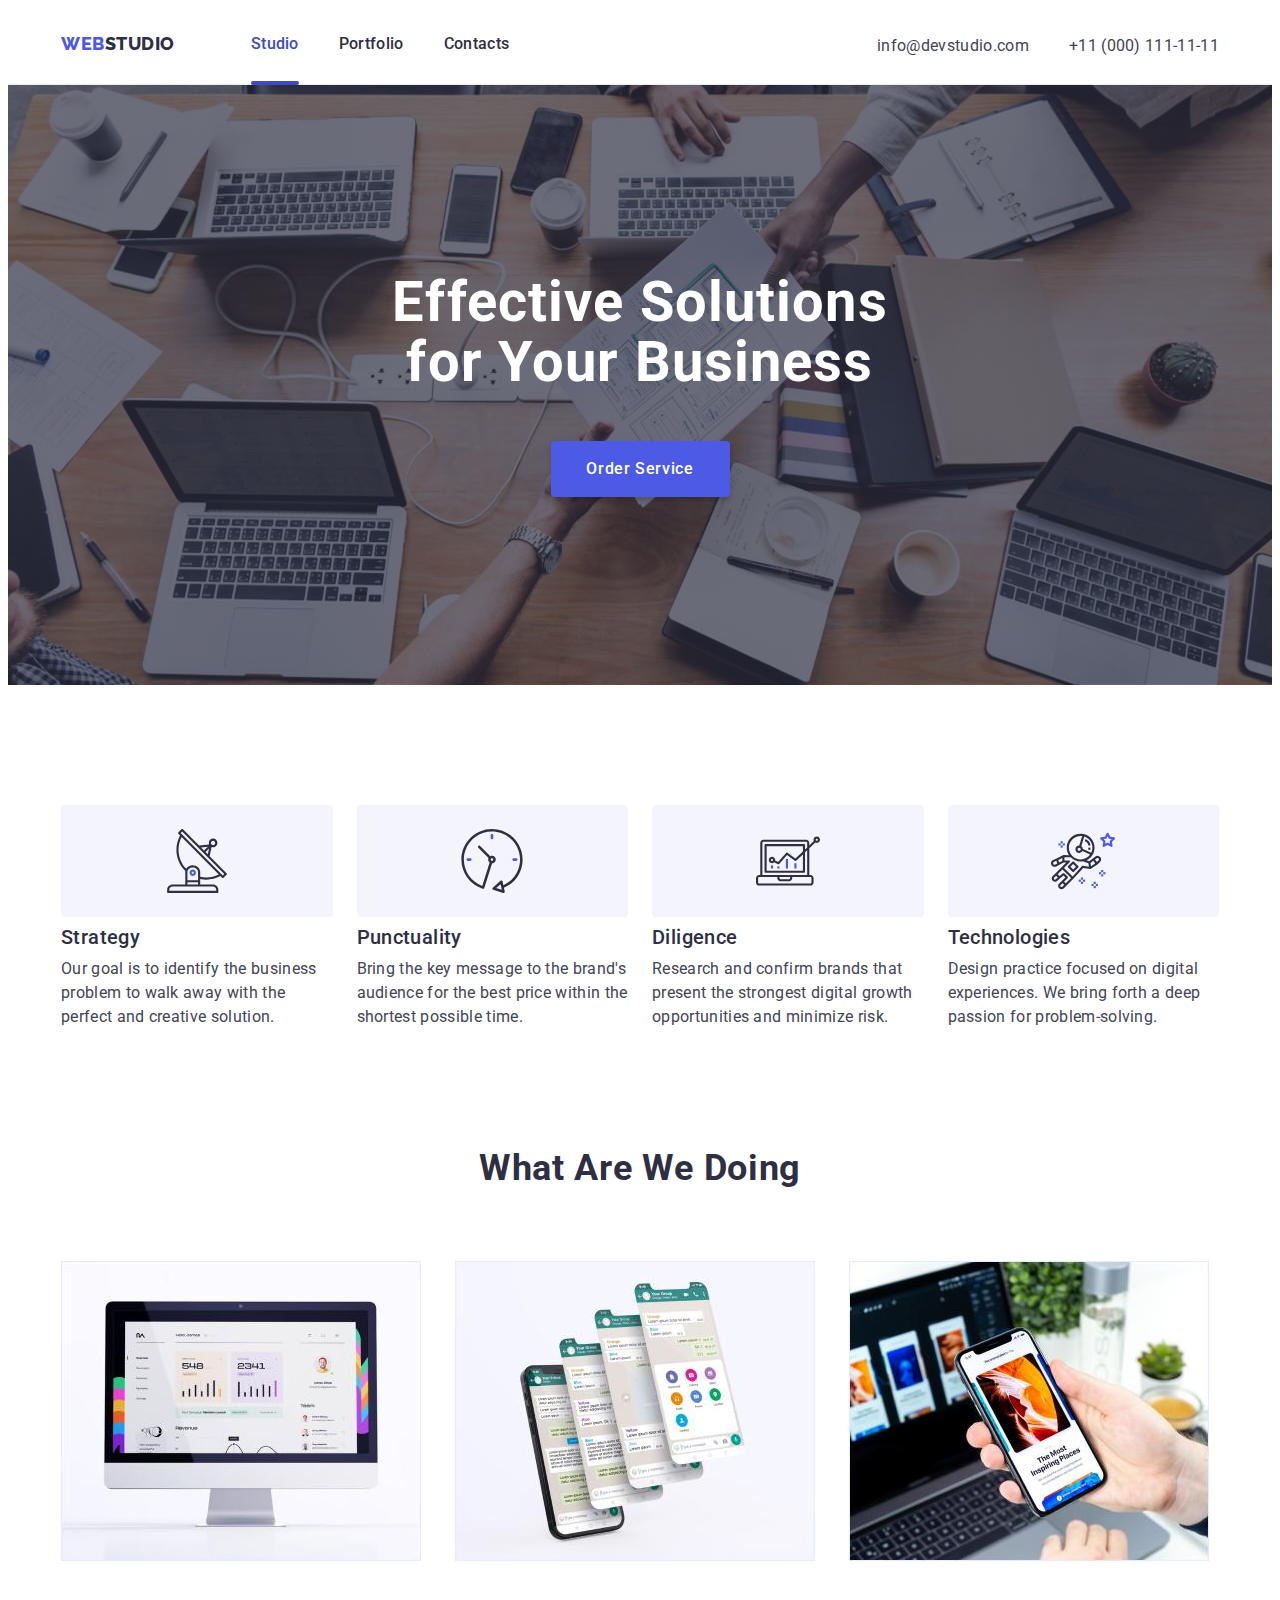
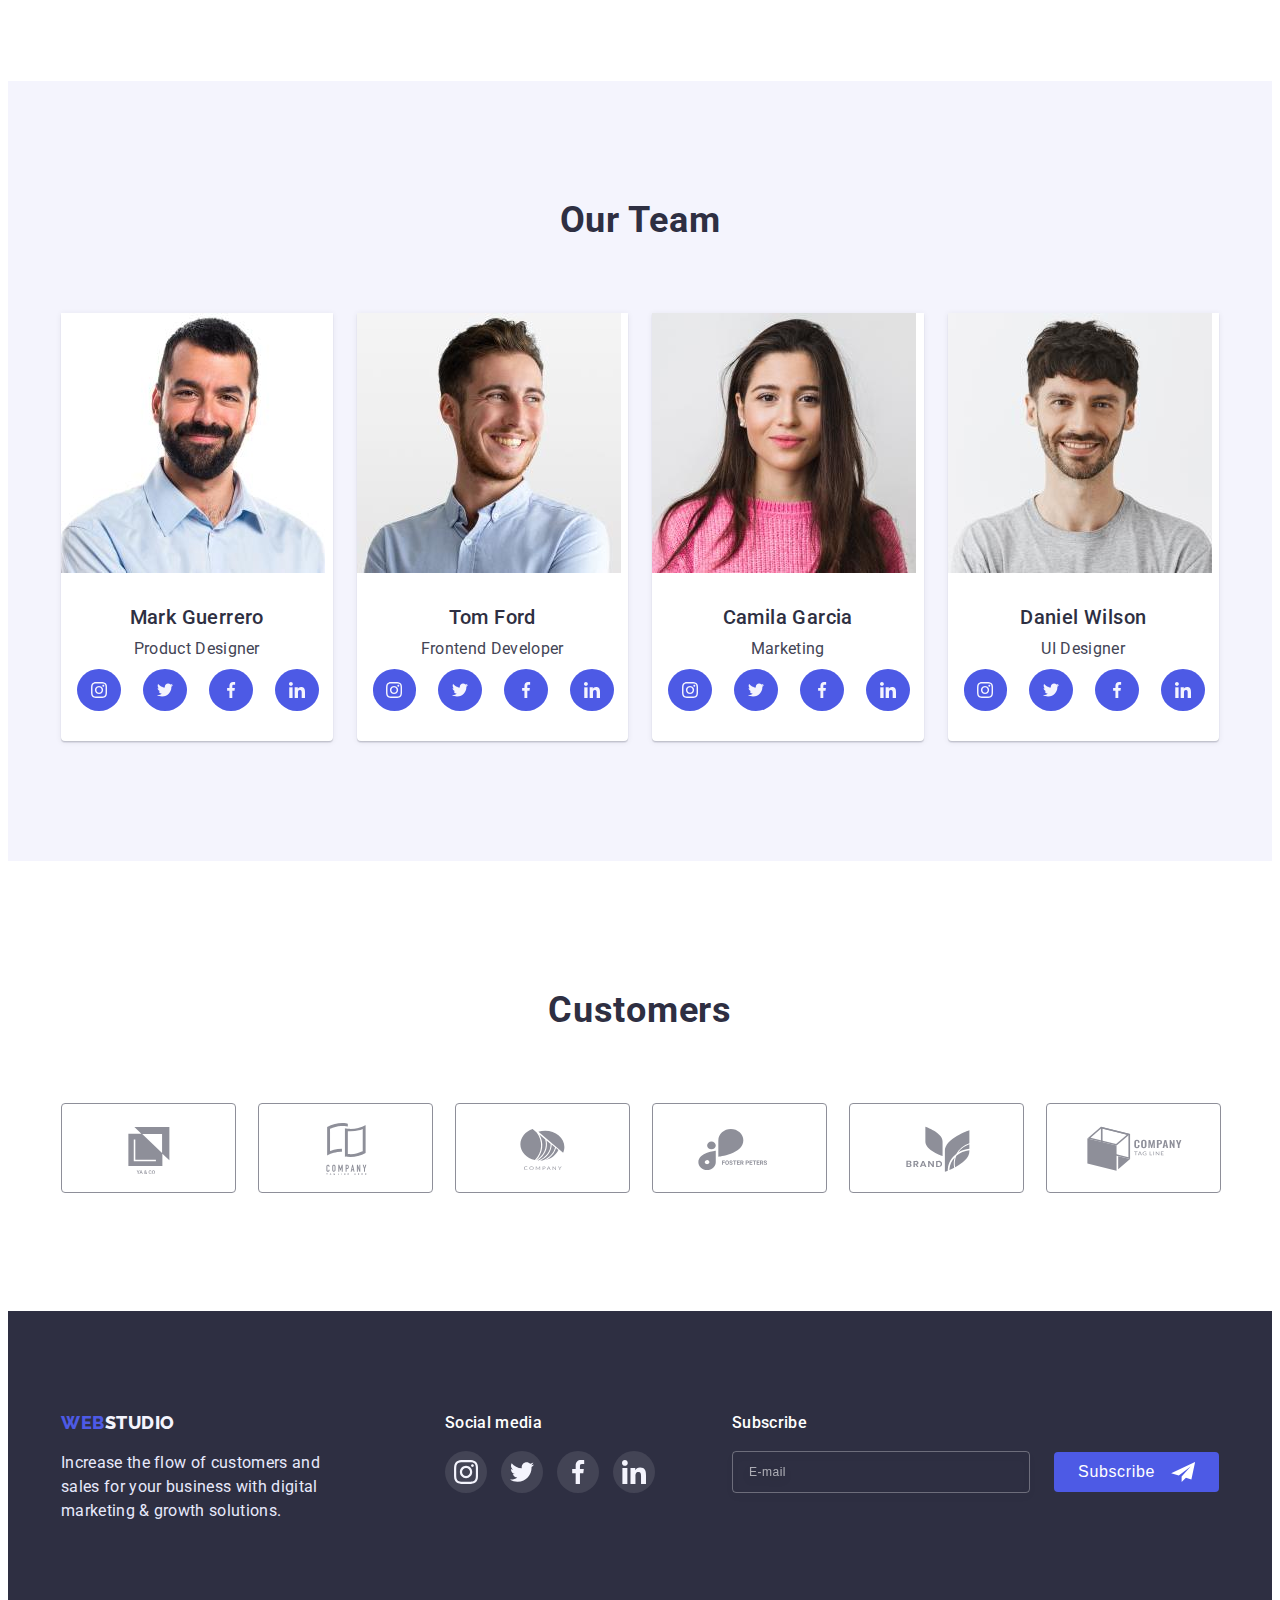
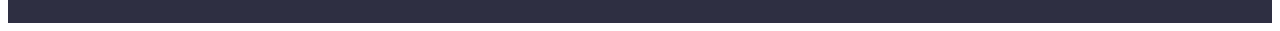
<file: index.html>
<!DOCTYPE html>
<html lang="en">
  <head>
    <meta charset="UTF-8" />
    <meta http-equiv="X-UA-Compatible" content="IE=edge" />
    <meta name="viewport" content="width=device-width, initial-scale=1.0" />
    <link rel="preconnect" href="https://fonts.googleapis.com" />
    <link rel="preconnect" href="https://fonts.gstatic.com" crossorigin />
    <link
      href="https://fonts.googleapis.com/css2?family=Raleway:wght@800&family=Roboto:wght@400;500;700;900&display=swap"
      rel="stylesheet"
    />
    <link
      rel="stylesheet"
      href="https://cdnjs.cloudflare.com/ajax/libs/modern-normalize/1.1.0/modern-normalize.min.css"
      integrity="sha512-wpPYUAdjBVSE4KJnH1VR1HeZfpl1ub8YT/NKx4PuQ5NmX2tKuGu6U/JRp5y+Y8XG2tV+wKQpNHVUX03MfMFn9Q=="
      crossorigin="anonymous"
      referrerpolicy="no-referrer"
    />
    <link rel="stylesheet" href="./css/styles.css" />
    <title>WebStudio</title>
  </head>
  <body>
    <!-- Header block -->
    <header class="header">
      <!-- Navigator -->
      <div class="container container-align">
        <nav class="navigator">
          <a href="./index.html" class="logo linkDecoration">
            <span>Web</span>Studio
          </a>
          <ul class="navigator-list listDecoration">
            <li class="navigator-list-item">
              <a
                class="navigator-list-item-link linkDecoration current-page"
                href="./index.html"
                >Studio</a
              >
            </li>
            <li class="navigator-list-item">
              <a
                class="navigator-list-item-link linkDecoration"
                href="./portfolio.html"
                >Portfolio</a
              >
            </li>
            <li class="navigator-list-item">
              <a class="navigator-list-item-link linkDecoration" href=""
                >Contacts</a
              >
            </li>
          </ul>
        </nav>
        <!-- addres -->
        <address class="address">
          <ul class="address-list listDecoration">
            <li class="address-list-item">
              <a
                class="address-list-item-link linkDecoration"
                href="mailto:info@devstudio.com"
                >info@devstudio.com</a
              >
            </li>
            <li class="address-list-item">
              <a
                class="address-list-item-link linkDecoration"
                href="tel:+110001111111"
                >+11 (000) 111-11-11</a
              >
            </li>
          </ul>
        </address>
      </div>
    </header>

    <!-- Main block -->
    <main>
      <!-- First block -->
      <section class="firstBlock firstBlock-background">
        <div class="container">
          <h1 class="firstBlock-header">
            Effective Solutions for Your Business
          </h1>
          <button type="button" class="firstBlock-button" data-modal-open>
            Order Service
          </button>
        </div>
      </section>

      <!-- Second block -->
      <section class="secondBlock">
        <div class="container">
          <h2 class="secondBlock-header visually-hidden">Our advantages</h2>
          <ul class="secondBlock-list listDecoration">
            <li class="secondBlock-list-item">
              <div class="secondBlock-list-item-featureIcon">
                <svg width="64" height="64">
                  <use href="images/icons.svg#icon-antenna"></use>
                </svg>
              </div>
              <h3 class="secondBlock-list-item-header">Strategy</h3>
              <p class="secondBlock-list-item-paragraph">
                Our goal is to identify the business problem to walk away with
                the perfect and creative solution.
              </p>
            </li>
            <li class="secondBlock-list-item">
              <div class="secondBlock-list-item-featureIcon">
                <svg width="64" height="64">
                  <use href="images/icons.svg#icon-clock"></use>
                </svg>
              </div>
              <h3 class="secondBlock-list-item-header">Punctuality</h3>
              <p class="secondBlock-list-item-paragraph">
                Bring the key message to the brand's audience for the best price
                within the shortest possible time.
              </p>
            </li>
            <li class="secondBlock-list-item">
              <div class="secondBlock-list-item-featureIcon">
                <svg width="64" height="64">
                  <use href="images/icons.svg#icon-diagram"></use>
                </svg>
              </div>
              <h3 class="secondBlock-list-item-header">Diligence</h3>
              <p class="secondBlock-list-item-paragraph">
                Research and confirm brands that present the strongest digital
                growth opportunities and minimize risk.
              </p>
            </li>
            <li class="secondBlock-list-item">
              <div class="secondBlock-list-item-featureIcon">
                <svg width="64" height="64">
                  <use href="images/icons.svg#icon-astronaut"></use>
                </svg>
              </div>
              <h3 class="secondBlock-list-item-header">Technologies</h3>
              <p class="secondBlock-list-item-paragraph">
                Design practice focused on digital experiences. We bring forth a
                deep passion for problem-solving.
              </p>
            </li>
          </ul>
        </div>
      </section>

      <!-- Third block -->
      <section class="thirdBlock">
        <div class="container">
          <h2 class="thirdBlock-header second-level-header">
            What are we doing
          </h2>
          <ul class="thirdBlock-list listDecoration">
            <li class="thirdBlock-list-item">
              <img
                src="./images/desctop.jpg"
                alt="image with desctop"
                width="360"
              />
            </li>
            <li class="thirdBlock-list-item">
              <img
                src="./images/application.jpg"
                alt="image with application"
                width="360"
              />
            </li>
            <li class="thirdBlock-list-item">
              <img
                src="./images/phone.jpg"
                alt="image with phone"
                width="360"
              />
            </li>
          </ul>
        </div>
      </section>

      <!-- Fourth block -->
      <section class="fourthBlock">
        <div class="container">
          <h2 class="fourthBlock-header second-level-header">Our Team</h2>
          <ul class="fourthBlock-list listDecoration">
            <li class="fourthBlock-list-item">
              <img
                src="./images/mark.jpg"
                alt="Mark Guerrero"
                width="264"
                class="fourthBlock-list-item-image"
              />
              <div class="filters-list-item-textWrapper">
                <h3 class="fourthBlock-list-item-header">Mark Guerrero</h3>
                <p class="fourthBlock-list-item-paragraph">Product Designer</p>
                <ul class="fourthBlock-list-item-socialList listDecoration">
                  <li class="fourthBlock-list-item-socialList-item">
                    <a
                      href=""
                      class="fourthBlock-list-item-socialList-item-link"
                    >
                      <svg width="16" height="16">
                        <use href="images/icons.svg#icon-instagram"></use>
                      </svg>
                    </a>
                  </li>
                  <li class="fourthBlock-list-item-socialList-item">
                    <a
                      href=""
                      class="fourthBlock-list-item-socialList-item-link"
                    >
                      <svg width="16" height="16">
                        <use href="images/icons.svg#icon-twitter"></use>
                      </svg>
                    </a>
                  </li>
                  <li class="fourthBlock-list-item-socialList-item">
                    <a
                      href=""
                      class="fourthBlock-list-item-socialList-item-link"
                    >
                      <svg width="16" height="16">
                        <use href="images/icons.svg#icon-facebook"></use>
                      </svg>
                    </a>
                  </li>
                  <li class="fourthBlock-list-item-socialList-item">
                    <a
                      href=""
                      class="fourthBlock-list-item-socialList-item-link"
                    >
                      <svg width="16" height="16">
                        <use href="images/icons.svg#icon-linkedin"></use>
                      </svg>
                    </a>
                  </li>
                </ul>
              </div>
            </li>
            <li class="fourthBlock-list-item">
              <img
                src="./images/tom.jpg"
                alt="Tom Ford"
                width="264"
                class="fourthBlock-list-item-image"
              />
              <div class="filters-list-item-textWrapper">
                <h3 class="fourthBlock-list-item-header">Tom Ford</h3>
                <p class="fourthBlock-list-item-paragraph">
                  Frontend Developer
                </p>
                <ul class="fourthBlock-list-item-socialList listDecoration">
                  <li class="fourthBlock-list-item-socialList-item">
                    <a
                      href=""
                      class="fourthBlock-list-item-socialList-item-link"
                    >
                      <svg width="16" height="16">
                        <use href="images/icons.svg#icon-instagram"></use>
                      </svg>
                    </a>
                  </li>
                  <li class="fourthBlock-list-item-socialList-item">
                    <a
                      href=""
                      class="fourthBlock-list-item-socialList-item-link"
                    >
                      <svg width="16" height="16">
                        <use href="images/icons.svg#icon-twitter"></use>
                      </svg>
                    </a>
                  </li>
                  <li class="fourthBlock-list-item-socialList-item">
                    <a
                      href=""
                      class="fourthBlock-list-item-socialList-item-link"
                    >
                      <svg width="16" height="16">
                        <use href="images/icons.svg#icon-facebook"></use>
                      </svg>
                    </a>
                  </li>
                  <li class="fourthBlock-list-item-socialList-item">
                    <a
                      href=""
                      class="fourthBlock-list-item-socialList-item-link"
                    >
                      <svg width="16" height="16">
                        <use href="images/icons.svg#icon-linkedin"></use>
                      </svg>
                    </a>
                  </li>
                </ul>
              </div>
            </li>
            <li class="fourthBlock-list-item">
              <img
                src="./images/camila.jpg"
                alt="Camila Garcia"
                width="264"
                class="fourthBlock-list-item-image"
              />
              <div class="filters-list-item-textWrapper">
                <h3 class="fourthBlock-list-item-header">Camila Garcia</h3>
                <p class="fourthBlock-list-item-paragraph">Marketing</p>
                <ul class="fourthBlock-list-item-socialList listDecoration">
                  <li class="fourthBlock-list-item-socialList-item">
                    <a
                      href=""
                      class="fourthBlock-list-item-socialList-item-link"
                    >
                      <svg width="16" height="16">
                        <use href="images/icons.svg#icon-instagram"></use>
                      </svg>
                    </a>
                  </li>
                  <li class="fourthBlock-list-item-socialList-item">
                    <a
                      href=""
                      class="fourthBlock-list-item-socialList-item-link"
                    >
                      <svg width="16" height="16">
                        <use href="images/icons.svg#icon-twitter"></use>
                      </svg>
                    </a>
                  </li>
                  <li class="fourthBlock-list-item-socialList-item">
                    <a
                      href=""
                      class="fourthBlock-list-item-socialList-item-link"
                    >
                      <svg width="16" height="16">
                        <use href="images/icons.svg#icon-facebook"></use>
                      </svg>
                    </a>
                  </li>
                  <li class="fourthBlock-list-item-socialList-item">
                    <a
                      href=""
                      class="fourthBlock-list-item-socialList-item-link"
                    >
                      <svg width="16" height="16">
                        <use href="images/icons.svg#icon-linkedin"></use>
                      </svg>
                    </a>
                  </li>
                </ul>
              </div>
            </li>
            <li class="fourthBlock-list-item">
              <img
                src="./images/daniel.jpg"
                alt="Daniel Wilson"
                width="264"
                class="fourthBlock-list-item-image"
              />
              <div class="filters-list-item-textWrapper">
                <h3 class="fourthBlock-list-item-header">Daniel Wilson</h3>
                <p class="fourthBlock-list-item-paragraph">UI Designer</p>
                <ul class="fourthBlock-list-item-socialList listDecoration">
                  <li class="fourthBlock-list-item-socialList-item">
                    <a
                      href=""
                      class="fourthBlock-list-item-socialList-item-link"
                    >
                      <svg width="16" height="16">
                        <use href="images/icons.svg#icon-instagram"></use>
                      </svg>
                    </a>
                  </li>
                  <li class="fourthBlock-list-item-socialList-item">
                    <a
                      href=""
                      class="fourthBlock-list-item-socialList-item-link"
                    >
                      <svg width="16" height="16">
                        <use href="images/icons.svg#icon-twitter"></use>
                      </svg>
                    </a>
                  </li>
                  <li class="fourthBlock-list-item-socialList-item">
                    <a
                      href=""
                      class="fourthBlock-list-item-socialList-item-link"
                    >
                      <svg width="16" height="16">
                        <use href="images/icons.svg#icon-facebook"></use>
                      </svg>
                    </a>
                  </li>
                  <li class="fourthBlock-list-item-socialList-item">
                    <a
                      href=""
                      class="fourthBlock-list-item-socialList-item-link"
                    >
                      <svg width="16" height="16">
                        <use href="images/icons.svg#icon-linkedin"></use>
                      </svg>
                    </a>
                  </li>
                </ul>
              </div>
            </li>
          </ul>
        </div>
      </section>

      <!-- Fifth block -->
      <section class="fifthBlock">
        <div class="container">
          <h1 class="second-level-header fifthBlock-header">Customers</h1>
          <ul class="fifthBlock-list listDecoration">
            <li class="fifthBlock-list-item">
              <a class="fifthBlock-list-item-link">
                <svg width="104" height="56" class="test">
                  <use href="images/icons.svg#icon-logoOne"></use>
                </svg>
              </a>
            </li>
            <li class="fifthBlock-list-item">
              <a class="fifthBlock-list-item-link">
                <svg width="104" height="56" class="test">
                  <use href="images/icons.svg#icon-logoTwo"></use>
                </svg>
              </a>
            </li>
            <li class="fifthBlock-list-item">
              <a class="fifthBlock-list-item-link">
                <svg width="104" height="56" class="test">
                  <use href="images/icons.svg#icon-logoThree"></use>
                </svg>
              </a>
            </li>
            <li class="fifthBlock-list-item">
              <a class="fifthBlock-list-item-link">
                <svg width="104" height="56" class="test">
                  <use href="images/icons.svg#icon-logoFour"></use>
                </svg>
              </a>
            </li>
            <li class="fifthBlock-list-item">
              <a class="fifthBlock-list-item-link">
                <svg width="104" height="56" class="test">
                  <use href="images/icons.svg#icon-logoFive"></use>
                </svg>
              </a>
            </li>
            <li class="fifthBlock-list-item">
              <a class="fifthBlock-list-item-link">
                <svg width="104" height="56" class="test">
                  <use href="images/icons.svg#icon-logoSix"></use>
                </svg>
              </a>
            </li>
          </ul>
        </div>
      </section>
    </main>

    <!-- Footer -->
    <footer class="footer">
      <div class="container">
        <div class="footer-content">
          <div class="footer-content-item one">
            <a href="./index.html" class="footer logo linkDecoration"
              ><span>Web</span>Studio
            </a>
            <p class="footer-paragraph">
              Increase the flow of customers and sales for your business with
              digital marketing & growth solutions.
            </p>
          </div>
          <div class="footer-content-item two">
            <p class="footer-content-item-social">Social media</p>
            <ul class="footer-content-item-socialList listDecoration">
              <li class="footer-content-item-socialList-item">
                <a href="" class="footer-content-item-socialList-item-link">
                  <svg width="24" height="24">
                    <use href="images/icons.svg#icon-instagram"></use>
                  </svg>
                </a>
              </li>
              <li class="footer-content-item-socialList-item">
                <a href="" class="footer-content-item-socialList-item-link">
                  <svg width="24" height="24">
                    <use href="images/icons.svg#icon-twitter"></use>
                  </svg>
                </a>
              </li>
              <li class="footer-content-item-socialList-item">
                <a href="" class="footer-content-item-socialList-item-link">
                  <svg width="24" height="24">
                    <use href="images/icons.svg#icon-facebook"></use>
                  </svg>
                </a>
              </li>
              <li class="footer-content-item-socialList-item">
                <a href="" class="footer-content-item-socialList-item-link">
                  <svg width="24" height="24">
                    <use href="images/icons.svg#icon-linkedin"></use>
                  </svg>
                </a>
              </li>
            </ul>
          </div>
          <div class="footer-content-item three">
            <p class="footer-content-item-social">Subscribe</p>
            <form class="footer-content-item-form">
              <input
                class="footer-content-item-form-email"
                type="email"
                name="email"
                placeholder="E-mail"
                aria-label="email"
              />
              <button class="footer-content-item-form-submit" type="submit">
                Subscribe
                <svg
                  class="footer-content-item-form-submit-svg"
                  width="24"
                  height="20"
                >
                  <use href="./images/icons.svg#paper-plane"></use>
                </svg>
              </button>
            </form>
          </div>
        </div>
      </div>
    </footer>

    <!-- Backdrop & Modal -->
    <div class="backdrop backdrop-hiden" data-modal>
      <div class="backdrop-modal">
        <button type="button" class="backdrop-modal-close" data-modal-close>
          <svg class="backdrop-modal-close-icon" width="8" height="8">
            <use href="./images/icons.svg#icon-close-black-18dp"></use>
          </svg>
        </button>

        <b class="backdrop-modal-header"
          >Leave your contacts and we will call you back</b
        >
        <form>
          <div class="backdrop-modal-block">
            <label
              class="backdrop-modal-block-label"
              for="backdrop-modal-block-persone"
              >Name</label
            >
            <div class="backdrop-modal-block-wrap">
              <input
                class="backdrop-modal-block-input"
                id="backdrop-modal-block-persone"
                type="text"
                name="persone-name"
              />
              <svg class="backdrop-modal-block-svg" width="18" height="24">
                <use href="./images/icons.svg#icon-person-black"></use>
              </svg>
            </div>
          </div>

          <div class="backdrop-modal-block">
            <label
              class="backdrop-modal-block-label"
              for="backdrop-modal-block-phone"
              >Phone</label
            >
            <div class="backdrop-modal-block-wrap">
              <input
                class="backdrop-modal-block-input"
                id="backdrop-modal-block-phone"
                type="text"
                name="phone-number"
              />
              <svg class="backdrop-modal-block-svg" width="18" height="24">
                <use href="./images/icons.svg#icon-phone-black"></use>
              </svg>
            </div>
          </div>

          <div class="backdrop-modal-block">
            <label
              class="backdrop-modal-block-label"
              for="backdrop-modal-block-email"
              >Email</label
            >
            <div class="backdrop-modal-block-wrap">
              <input
                class="backdrop-modal-block-input"
                id="backdrop-modal-block-email"
                type="text"
                name="email"
              />
              <svg class="backdrop-modal-block-svg" width="18" height="24">
                <use href="./images/icons.svg#icon-email-black"></use>
              </svg>
            </div>
          </div>

          <div class="backdrop-modal-block-coment">
            <label class="backdrop-modal-block-label" for="comment"
              >Comment</label
            >
            <textarea
              class="backdrop-modal-block-coment-textarea"
              name="comment"
              id="comment"
              placeholder="Text input"
            ></textarea>
          </div>

          <label class="backdrop-modal-block-policy-label">
            <input
              type="checkbox"
              class="backdrop-modal-block-checkbox visually-hidden"
            />
            <span class="backdrop-modal-block-checkbox-decor"></span>
            <span class="backdrop-modal-block-policy">
              I accept the terms and conditions of the
              <a href="#" class="plicy-link">Privacy Policy</a>
            </span>
          </label>

          <div class="backdrop-modal-block-sendBlock">
            <button type="submit" class="backdrop-modal-block-send-button">
              Send
            </button>
          </div>
        </form>
      </div>
    </div>

    <script src="./scripts/modal.js"></script>
  </body>
</html>
</file>
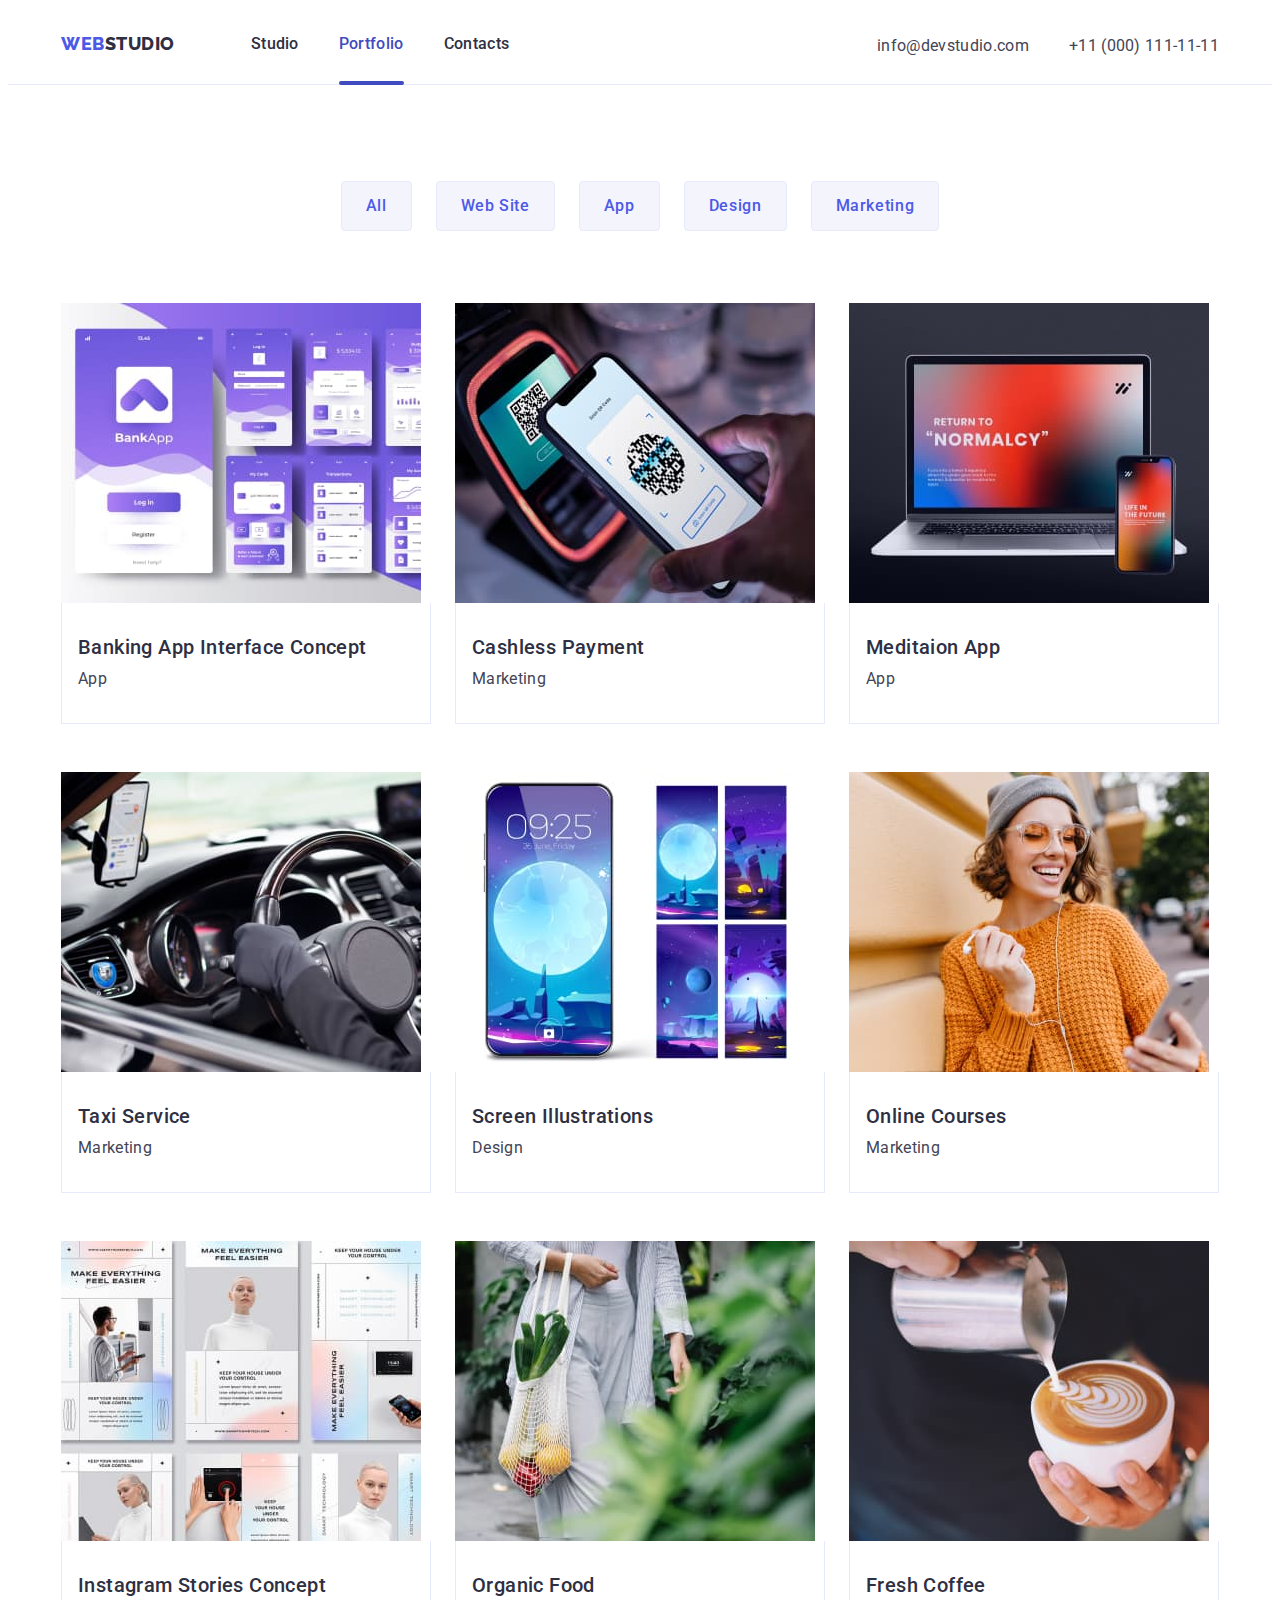
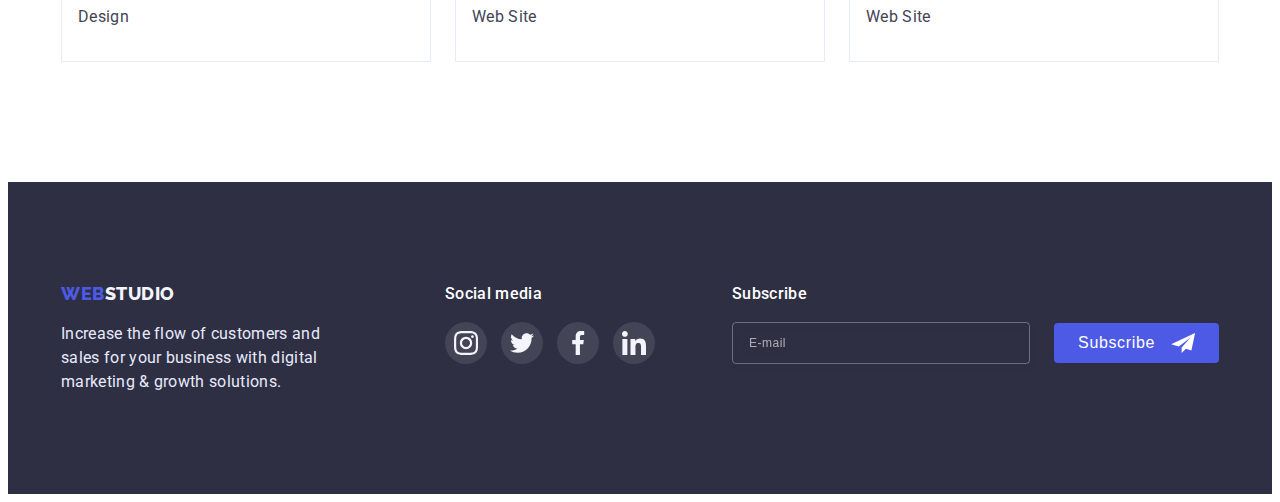
<file: portfolio.html>
<!DOCTYPE html>
<html lang="en">
  <head>
    <meta charset="UTF-8" />
    <meta http-equiv="X-UA-Compatible" content="IE=edge" />
    <meta name="viewport" content="width=device-width, initial-scale=1.0" />
    <link rel="preconnect" href="https://fonts.googleapis.com" />
    <link rel="preconnect" href="https://fonts.gstatic.com" crossorigin />
    <link
      href="https://fonts.googleapis.com/css2?family=Raleway:wght@800&family=Roboto:wght@400;500;700;900&display=swap"
      rel="stylesheet"
    />
    <link
      rel="stylesheet"
      href="https://cdnjs.cloudflare.com/ajax/libs/modern-normalize/1.1.0/modern-normalize.min.css"
      integrity="sha512-wpPYUAdjBVSE4KJnH1VR1HeZfpl1ub8YT/NKx4PuQ5NmX2tKuGu6U/JRp5y+Y8XG2tV+wKQpNHVUX03MfMFn9Q=="
      crossorigin="anonymous"
      referrerpolicy="no-referrer"
    />
    <link rel="stylesheet" href="./css/styles.css" />
    <title>WebStudio | Portfolio |</title>
  </head>
  <body>
    <!-- Header block -->
    <header class="header">
      <!-- Navigator -->
      <div class="container container-align">
        <nav class="navigator">
          <a href="./index.html" class="logo linkDecoration">
            <span>Web</span>Studio
          </a>
          <ul class="navigator-list listDecoration">
            <li class="navigator-list-item">
              <a
                class="navigator-list-item-link linkDecoration"
                href="./index.html"
                >Studio</a
              >
            </li>
            <li class="navigator-list-item">
              <a
                class="navigator-list-item-link linkDecoration current-page"
                href="./portfolio.html"
                >Portfolio</a
              >
            </li>
            <li class="navigator-list-item">
              <a class="navigator-list-item-link linkDecoration" href=""
                >Contacts</a
              >
            </li>
          </ul>
        </nav>
        <!-- addres -->
        <address class="address">
          <ul class="address-list listDecoration">
            <li class="address-list-item">
              <a
                class="address-list-item-link linkDecoration"
                href="mailto:info@devstudio.com"
                >info@devstudio.com</a
              >
            </li>
            <li class="address-list-item">
              <a
                class="address-list-item-link linkDecoration"
                href="tel:+110001111111"
                >+11 (000) 111-11-11</a
              >
            </li>
          </ul>
        </address>
      </div>
    </header>

    <!-- Main block -->
    <main>
      <!-- filter -->
      <section class="portfolio">
        <div class="container">
          <h1 class="filters-header visually-hidden">Portfolio</h1>
          <ul class="filters-list listDecoration">
            <li class="filters-list-item">
              <button type="button" class="filters-list-item-button">
                All
              </button>
            </li>
            <li class="filters-list-item">
              <button type="button" class="filters-list-item-button">
                Web Site
              </button>
            </li>
            <li class="filters-list-item">
              <button type="button" class="filters-list-item-button">
                App
              </button>
            </li>
            <li class="filters-list-item">
              <button type="button" class="filters-list-item-button">
                Design
              </button>
            </li>
            <li class="filters-list-item">
              <button type="button" class="filters-list-item-button">
                Marketing
              </button>
            </li>
          </ul>

          <!-- Portfolio list -->
          <ul class="portfolioList listDecoration">
            <li class="portfolioList-item">
              <a href="" class="portfolioList-item-link linkDecoration">
                <div class="portfolioList-item-image-wrapper">
                  <img
                    src="./images/portfolio/01-first.jpg"
                    alt="foto of Banking application"
                    width="360"
                    class="portfolioList-item-image"
                  />
                  <p class="portfolioList-image-text">
                    14 Stylish and User-Friendly App Design Concepts · Task
                    Manager App · Calorie Tracker App · Exotic Fruit Ecommerce
                    App · Cloud Storage App
                  </p>
                </div>
                <div class="portfolioList-item-textWrapper">
                  <h2 class="portfolioList-list-header">
                    Banking App Interface Concept
                  </h2>
                  <p class="portfolioList-list-paragraph">App</p>
                </div>
              </a>
            </li>
            <li class="portfolioList-item">
              <a href="" class="portfolioList-item-link linkDecoration">
                <div class="portfolioList-item-image-wrapper">
                  <img
                    src="./images/portfolio/02-second.jpg"
                    alt="foto of phone using qrcode"
                    width="360"
                    class="portfolioList-item-image"
                  />
                  <p class="portfolioList-image-text">
                    14 Stylish and User-Friendly App Design Concepts · Task
                    Manager App · Calorie Tracker App · Exotic Fruit Ecommerce
                    App · Cloud Storage App
                  </p>
                </div>
                <div class="portfolioList-item-textWrapper">
                  <h2 class="portfolioList-list-header">Cashless Payment</h2>
                  <p class="portfolioList-list-paragraph">Marketing</p>
                </div>
              </a>
            </li>
            <li class="portfolioList-item">
              <a href="" class="portfolioList-item-link linkDecoration">
                <div class="portfolioList-item-image-wrapper">
                  <img
                    src="./images/portfolio/03-third.jpg"
                    alt="laptop and phone using multiplatform application"
                    width="360"
                    class="portfolioList-item-image"
                  />
                  <p class="portfolioList-image-text">
                    14 Stylish and User-Friendly App Design Concepts · Task
                    Manager App · Calorie Tracker App · Exotic Fruit Ecommerce
                    App · Cloud Storage App
                  </p>
                </div>
                <div class="portfolioList-item-textWrapper">
                  <h2 class="portfolioList-list-header">Meditaion App</h2>
                  <p class="portfolioList-list-paragraph">App</p>
                </div>
              </a>
            </li>
            <li class="portfolioList-item">
              <a href="" class="portfolioList-item-link linkDecoration">
                <div class="portfolioList-item-image-wrapper">
                  <img
                    src="./images/portfolio/04-fourth.jpg"
                    alt="phone inside a car"
                    width="360"
                    class="portfolioList-item-image"
                  />
                  <p class="portfolioList-image-text">
                    14 Stylish and User-Friendly App Design Concepts · Task
                    Manager App · Calorie Tracker App · Exotic Fruit Ecommerce
                    App · Cloud Storage App
                  </p>
                </div>
                <div class="portfolioList-item-textWrapper">
                  <h2 class="portfolioList-list-header">Taxi Service</h2>
                  <p class="portfolioList-list-paragraph">Marketing</p>
                </div>
              </a>
            </li>
            <li class="portfolioList-item">
              <a href="" class="portfolioList-item-link linkDecoration">
                <div class="portfolioList-item-image-wrapper">
                  <img
                    src="./images/portfolio/05-fifth.jpg"
                    alt="phone and wallpepars for them"
                    width="360"
                    class="portfolioList-item-image"
                  />
                  <p class="portfolioList-image-text">
                    14 Stylish and User-Friendly App Design Concepts · Task
                    Manager App · Calorie Tracker App · Exotic Fruit Ecommerce
                    App · Cloud Storage App
                  </p>
                </div>
                <div class="portfolioList-item-textWrapper">
                  <h2 class="portfolioList-list-header">
                    Screen Illustrations
                  </h2>
                  <p class="portfolioList-list-paragraph">Design</p>
                </div>
              </a>
            </li>
            <li class="portfolioList-item">
              <a href="" class="portfolioList-item-link linkDecoration">
                <div class="portfolioList-item-image-wrapper">
                  <img
                    src="./images/portfolio/06-six.jpg"
                    alt="smiling girl"
                    width="360"
                    class="portfolioList-item-image"
                  />
                  <p class="portfolioList-image-text">
                    14 Stylish and User-Friendly App Design Concepts · Task
                    Manager App · Calorie Tracker App · Exotic Fruit Ecommerce
                    App · Cloud Storage App
                  </p>
                </div>
                <div class="portfolioList-item-textWrapper">
                  <h2 class="portfolioList-list-header">Online Courses</h2>
                  <p class="portfolioList-list-paragraph">Marketing</p>
                </div>
              </a>
            </li>
            <li class="portfolioList-item">
              <a href="" class="portfolioList-item-link linkDecoration">
                <div class="portfolioList-item-image-wrapper">
                  <img
                    src="./images/portfolio/07-seven.jpg"
                    alt="foto of moukup for instagram stroies"
                    width="360"
                    class="portfolioList-item-image"
                  />
                  <p class="portfolioList-image-text">
                    14 Stylish and User-Friendly App Design Concepts · Task
                    Manager App · Calorie Tracker App · Exotic Fruit Ecommerce
                    App · Cloud Storage App
                  </p>
                </div>
                <div class="portfolioList-item-textWrapper">
                  <h2 class="portfolioList-list-header">
                    Instagram Stories Concept
                  </h2>
                  <p class="portfolioList-list-paragraph">Design</p>
                </div>
              </a>
            </li>
            <li class="portfolioList-item">
              <a href="" class="portfolioList-item-link linkDecoration">
                <div class="portfolioList-item-image-wrapper">
                  <img
                    src="./images/portfolio/08-eight.jpg"
                    alt="foto of food in bag"
                    width="360"
                    class="portfolioList-item-image"
                  />
                  <p class="portfolioList-image-text">
                    14 Stylish and User-Friendly App Design Concepts · Task
                    Manager App · Calorie Tracker App · Exotic Fruit Ecommerce
                    App · Cloud Storage App
                  </p>
                </div>
                <div class="portfolioList-item-textWrapper">
                  <h2 class="portfolioList-list-header">Organic Food</h2>
                  <p class="portfolioList-list-paragraph">Web Site</p>
                </div>
              </a>
            </li>
            <li class="portfolioList-item">
              <a href="" class="portfolioList-item-link linkDecoration">
                <div class="portfolioList-item-image-wrapper">
                  <img
                    src="./images/portfolio/09-nine.jpg"
                    alt="foto with coffe art"
                    width="360"
                    class="portfolioList-item-image"
                  />
                  <p class="portfolioList-image-text">
                    14 Stylish and User-Friendly App Design Concepts · Task
                    Manager App · Calorie Tracker App · Exotic Fruit Ecommerce
                    App · Cloud Storage App
                  </p>
                </div>
                <div class="portfolioList-item-textWrapper">
                  <h2 class="portfolioList-list-header">Fresh Coffee</h2>
                  <p class="portfolioList-list-paragraph">Web Site</p>
                </div>
              </a>
            </li>
          </ul>
        </div>
      </section>
    </main>

    <!-- Footer -->
    <footer class="footer">
      <div class="container">
        <div class="footer-content">
          <div class="footer-content-item one">
            <a href="./index.html" class="footer logo linkDecoration"
              ><span>Web</span>Studio
            </a>
            <p class="footer-paragraph">
              Increase the flow of customers and sales for your business with
              digital marketing & growth solutions.
            </p>
          </div>
          <div class="footer-content-item two">
            <p class="footer-content-item-social">Social media</p>
            <ul class="footer-content-item-socialList listDecoration">
              <li class="footer-content-item-socialList-item">
                <a href="" class="footer-content-item-socialList-item-link">
                  <svg width="24" height="24">
                    <use href="images/icons.svg#icon-instagram"></use>
                  </svg>
                </a>
              </li>
              <li class="footer-content-item-socialList-item">
                <a href="" class="footer-content-item-socialList-item-link">
                  <svg width="24" height="24">
                    <use href="images/icons.svg#icon-twitter"></use>
                  </svg>
                </a>
              </li>
              <li class="footer-content-item-socialList-item">
                <a href="" class="footer-content-item-socialList-item-link">
                  <svg width="24" height="24">
                    <use href="images/icons.svg#icon-facebook"></use>
                  </svg>
                </a>
              </li>
              <li class="footer-content-item-socialList-item">
                <a href="" class="footer-content-item-socialList-item-link">
                  <svg width="24" height="24">
                    <use href="images/icons.svg#icon-linkedin"></use>
                  </svg>
                </a>
              </li>
            </ul>
          </div>
          <div class="footer-content-item three">
            <p class="footer-content-item-social">Subscribe</p>
            <form class="footer-content-item-form">
              <input
                class="footer-content-item-form-email"
                type="email"
                name="email"
                placeholder="E-mail"
                aria-label="email"
              />
              <button class="footer-content-item-form-submit" type="submit">
                Subscribe
                <svg
                  class="footer-content-item-form-submit-svg"
                  width="24"
                  height="20"
                >
                  <use href="./images/icons.svg#paper-plane"></use>
                </svg>
              </button>
            </form>
          </div>
        </div>
      </div>
    </footer>
  </body>
</html>
</file>
<file: css/styles.css>
/* ------------------------------------------------------------------- */
/* Declaration order cheet sheet */
/* ------------------------------------------------------------------- */
/* Positioning */
/* Box model */
/* Typography */
/* Visual */
/* Misc */

/* ------------------------------------------------------------------- */
/* Global */
/* ------------------------------------------------------------------- */

:root {
  /* CTAs, Focused, Active states, Links */
  --primary-brand: #4d5ae5;

  /* CTAs */
  --pressed-state: #404bbf;

  /* Overlays, Shadows, Headings */
  --dark: #2e2f42;

  /* Valid fields, Success messages */
  --success: #31d0aa;

  /* Body text */
  --text: #434455;

  /* Helper text, Deemphasized text */
  --subtle-text: #8e8f99;

  /* Accent color, Hairlines, Subtle backgrounds */
  --accent: #e7e9fc;

  /* Light mode backgrounds, Light mode Dialogs/alerts */
  --light: #f4f4fd;

  /* Overlay */
  --modal-overlay: #2e2f42;

  /* Hero image background */
  --hero-background: #2e2f42;

  /* Hero text color and button's*/
  --hero-text: #ffffff;

  /* Background color for card's and body*/
  --body-background: #ffffff;

  /* Background color for first block */
  --hero-background: rgba(46, 47, 66, 0.7);

  /* Backdrop background */
  --backdrop-bagckground: rgba(46, 47, 66, 0.4);

  /* Modal background */
  --modal-background: #fcfcfc;

  /* Color for SVG close button in modal */
  --close-normal: #000000;
  --close-hover: #ffffff;

  /* Input border */
  --input-border: rgba(33, 33, 33, 0.2);

  /* Placeholder color */
  --placeholder-color: rgba(117, 117, 117, 0.5);

  /* Policy label color */
  --policy-color: #757575;

  /* Animation properties */
  --transition-delay: 250ms cubic-bezier(0.4, 0, 0.2, 1);
}
body {
  /* Typography */
  font-family: "Roboto", sans-serif;
  font-size: 16px;

  /* Visual */
  color: var(--text);
  background-color: var(--body-background);
}
h1,
h2,
h3,
h4,
h5,
h6,
p,
ul {
  /* Positioning */
  padding: 0px;
  margin: 0px;
}
img,
svg {
  /* Box model */
  display: block;
  max-width: 100%;
  height: auto;
}

/* ------------------------------------------------------------------- */
/* Сommon styles */
/* ------------------------------------------------------------------- */

/* wrapper class (container) */
.container {
  /* Positioning */
  padding-left: 15px;
  padding-right: 15px;
  margin: 0 auto;

  /* Box model */
  width: 1158px;
  /* display: inherit; */
}
/* cross axis align for wrapper (container) */
.container-align {
  /* Positioning */
  align-items: center;
  /* Box model */
  display: inherit;
}
/* class for hidden header */
.visually-hidden {
  /* Positioning */
  position: absolute;
  white-space: nowrap;
  margin: -1px;
  overflow: hidden;
  padding: 0;

  /* Box model */
  width: 1px;
  height: 1px;

  /* Visual */
  border: 0;
  clip: rect(0 0 0 0);
  clip-path: inset(50%);
}
/* class for header with the same style */
.second-level-header {
  /* Typography */
  font-weight: 700;
  font-size: 36px;
  line-height: 1.11;
  text-align: center;
  letter-spacing: 0.02em;
  text-transform: capitalize;

  /* Visual */
  color: var(--dark);
}
/* class that hide all dots in list's */
.listDecoration {
  /* Visual */
  list-style-type: none;
}
/* class that hide all underlines in link's*/
.linkDecoration {
  /* Visual */
  text-decoration: none;
}

/* ------------------------------------------------------------------- */
/* Logo */
/* ------------------------------------------------------------------- */

.logo {
  /* Typography */
  font-family: "Raleway", sans-serif;
  font-weight: 800;
  font-size: 18px;
  line-height: 1.33;
  letter-spacing: 0.03em;
  text-transform: uppercase;

  /* Positioning */
  padding-top: 24px;
  padding-bottom: 24px;

  /* Box model */
  display: block;

  /* Visual */
  color: var(--dark);
}
.logo span {
  /* Visual */
  color: var(--primary-brand);
}

/* ------------------------------------------------------------------- */
/* Navbar */
/* ------------------------------------------------------------------- */

.header {
  /* Visual */
  border-bottom: 1px solid var(--accent);

  box-sizing: border-box;
  /* Box model */
  display: flex;
}
.navigator {
  /* Box model */
  display: flex;
}
.navigator-list {
  /* Box model */
  display: flex;

  /* Positioning */
  margin: 0px 0px 0px 76px;
}
.navigator-list-item:not(:last-child) {
  /* Positioning */
  margin-right: 40px;
}
.navigator-list-item-link {
  position: relative;

  /* Typography */
  font-weight: 500;
  font-size: 16px;
  line-height: 1.5;
  letter-spacing: 0.02em;

  /* Positioning */
  padding-top: 24px;
  padding-bottom: 28px;

  /* Box model */
  display: block;

  /* Visual */
  color: var(--dark);
  transition: color var(--transition-delay);
}
.navigator-list-item-link:is(:hover, :focus) {
  /* Visual */
  color: var(--pressed-state);
}
.current-page {
  /* Visual */
  color: var(--pressed-state);
}
.navigator-list-item-link.current-page::after {
  /* Misc */
  content: "";

  /* Box model */
  position: absolute;
  width: 100%;
  height: 4px;

  /* Positioning */
  left: 0;
  bottom: -1px;

  /* Visual */
  background-color: var(--pressed-state);
  border-radius: 2px;
}
.address {
  /* Typography */
  font-style: normal;

  /* Positioning */
  margin-left: auto;
}
.address-list {
  /* Box model */
  display: flex;
}
.address-list-item:not(:last-child) {
  /* Positioning */
  margin-right: 40px;
}
.address-list-item-link {
  /* Typography */
  font-weight: 400;
  font-size: 16px;
  line-height: 1.5;
  letter-spacing: 0.02em;

  /* Box model */
  display: block;

  /* Positioning */
  padding-top: 24px;
  padding-bottom: 24px;

  /* Visual */
  color: var(--text);
  transition: color var(--transition-delay);
}
.address-list-item-link:is(:hover, :focus) {
  /* Visual */
  color: var(--pressed-state);
}

/* ------------------------------------------------------------------- */
/* Footer */
/* ------------------------------------------------------------------- */

.footer {
  /* Visual */
  background-color: var(--dark);

  padding: 100px 0px 100px 0px;
}
.footer.logo {
  /* Visual */
  color: var(--light);

  /* Box model */
  display: inline-block;

  /* Positioning */
  padding: 0px;
  margin-bottom: 16px;
}
.footer-paragraph {
  /* Typography */
  font-weight: 400;
  font-size: 16px;
  line-height: 1.5;
  letter-spacing: 0.02em;

  /* Positioning */
  width: 264px;

  /* Visual */
  color: var(--accent);
}
.footer-content {
  /* Box model */
  display: flex;
}
.footer-content-item.one {
  /* Positioning */
  margin-right: 120px;
}
.footer-content-item-social {
  /* Typography */
  font-weight: 500;
  font-size: 16px;
  line-height: 1.5;
  letter-spacing: 0.02em;

  /* Visual */
  color: var(--hero-text);

  /* Positioning */
  margin-bottom: 16px;
}
.footer-content-item-socialList {
  /* Box model */
  display: flex;

  /* Positioning */
  width: 208px;
}
.footer-content-item-socialList-item {
  /* Box model */
  flex-basis: calc((100% - 3 * 16px) / 4);
  height: 40px;
}
.footer-content-item-socialList-item:not(:last-child) {
  /* Positioning */
  margin-right: 16px;
}
.footer-content-item-socialList-item-link {
  /* Box model */
  display: flex;
  justify-content: center;
  align-items: center;

  /* Positioning */
  width: 100%;
  height: 100%;

  /* Visual */
  background-color: rgba(255, 255, 255, 0.1);
  fill: var(--light);
  border-radius: 50%;
  border: 1px solid transparent;
  transition: background-color var(--transition-delay);
}
.footer-content-item-socialList-item-link:is(:hover, :focus) {
  /* Visual */
  background-color: var(--success);
}
.footer-content-item.three {
  /* Positioning */
  margin-left: auto;
}
.footer-content-item-form {
  /* Box model */
  display: flex;
  align-items: center;
}
.footer-content-item-form-email {
  /* Box model */
  width: 264px;
  height: 40px;

  /* Positioning */
  padding: 0px 16px 0px 16px;
  margin-right: 24px;

  /* Tepography */
  font-size: 12px;
  line-height: 2;
  letter-spacing: 0.04em;

  /* Visual */
  color: rgba(255, 255, 255, 0.6);
  background: transparent;
  border: 1px solid rgba(255, 255, 255, 0.3);
  border-radius: 4px;
  outline: none;
  filter: drop-shadow(0px 4px 4px rgba(0, 0, 0, 0.15));
  transition: border var(--transition-delay);
}
.footer-content-item-form-email:focus {
  border: 1px solid var(--primary-brand);
}
.footer-content-item-form-email::placeholder {
  /* Typography */
  font-size: 12px;
  line-height: 2;
  letter-spacing: 0.04em;
  /* Visual */
  color: rgba(255, 255, 255, 0.6);
}
.footer-content-item-form-submit {
  /* Box model */
  display: flex;
  justify-content: center;
  align-items: center;

  /* Positioning */
  padding: 8px 24px;

  /* Visual */
  background: #4d5ae5;
  color: #ffffff;
  border: transparent;
  border-radius: 4px;
  cursor: pointer;
  transition: background-color var(--transition-delay);

  /* Teporgraphy */
  font-weight: 500;
  font-size: 16px;
  line-height: 1.5;
  letter-spacing: 0.04em;
}
.footer-content-item-form-submit-svg {
  margin-left: 16px;
}
.footer-content-item-form-submit:is(:hover, :focus) {
  background-color: var(--pressed-state);
}

/* ------------------------------------------------------------------- */
/* Backdrop & Modal */
/* ------------------------------------------------------------------- */

.backdrop-hiden {
  /* Visual */
  opacity: 0;
  visibility: hidden;
  pointer-events: none;
}
.backdrop {
  /* Box model */
  display: flex;
  align-items: center;
  justify-content: center;

  /* Positioning */
  position: fixed;
  top: 0;
  width: 100%;
  height: 100%;

  /* Visual */
  background-color: var(--backdrop-bagckground);
  transition: opacity var(--transition-delay),
    visibility var(--transition-delay);
}
.backdrop-modal {
  /* Box model */
  width: 408px;
  min-height: 576px;

  /* Positioning */
  padding: 24px;

  /* Visual */
  background: var(--modal-background);

  border-radius: 4px;
  box-shadow: 0px 1px 1px rgba(0, 0, 0, 0.14), 0px 1px 3px rgba(0, 0, 0, 0.12),
    0px 2px 1px rgba(0, 0, 0, 0.2);

  transform: scale(100%);
  transition: transform var(--transition-delay);
}
.backdrop.backdrop-hiden > .backdrop-modal {
  /* Positioning */
  transform: scale(70%);
}
.backdrop-modal-close-icon {
  /* Visual */
  fill: var(--close-normal);
  transition: fill var(--transition-delay);
}
.backdrop-modal-close {
  /* Box model */
  display: flex;
  justify-content: center;
  align-items: center;
  width: 24px;
  height: 24px;

  /* Positioning */
  margin-left: auto;
  margin-bottom: 24px;
  padding: 0px;

  /* Visual */
  background: var(--accent);
  border: 1px solid rgba(0, 0, 0, 0.1);
  border-radius: 50%;
  transition: background var(--transition-delay), border var(--transition-delay);
  cursor: pointer;
  outline: none;
}
.backdrop-modal-close:is(:hover, :focus) {
  /* Visual */
  background: var(--pressed-state);
  border: 1px solid transparent;
}
.backdrop-modal-close:is(:hover, :focus) .backdrop-modal-close-icon {
  /* Visal */
  fill: var(--close-hover);
}
.backdrop-modal-header {
  /* Box model */
  display: inline-block;
  width: 100%;

  /* Positioning */
  margin-bottom: 16px;

  /* Visual */
  color: var(--dark);

  /* Tepography */
  text-align: center;
  line-height: 1.5;
  letter-spacing: 0.02em;
}
.backdrop-modal-block {
  /* Positioning */
  position: relative;
  margin-bottom: 8px;
}
.backdrop-modal-block-coment {
  /* Positioning */
  position: relative;
  margin-bottom: 16px;
}
.backdrop-modal-block-label {
  /* Box model */
  display: block;
  width: 100%;

  /* Positioning */
  margin-bottom: 4px;

  /* Visual */
  color: var(--subtle-text);

  /* Tepography */
  font-size: 12px;
  line-height: 1.17;
  letter-spacing: 0.04em;
}
.backdrop-modal-block-wrap {
  /* Positioning */
  position: relative;

  /* Box model */
  width: 100%;
}
.backdrop-modal-block-input {
  /* Box model */
  width: 100%;
  height: 40px;

  /* Positioning */
  padding: 0px 16px 0px 38px;

  /* Visual */
  border: 1px solid var(--input-border);
  outline: none;
  border-radius: 4px;
  transition: border var(--transition-delay);
}
.backdrop-modal-block-input:focus {
  /* Visual */
  border: 1px solid var(--primary-brand);
}
.backdrop-modal-block-svg {
  /* Positioning */
  position: absolute;
  left: 16px;
  top: 50%;
  transform: translateY(-50%);

  /* Visual */
  fill: var(--dark);
  transition: fill var(--transition-delay);
}
.backdrop-modal-block-input:focus + .backdrop-modal-block-svg {
  /* Visual */
  fill: var(--primary-brand);
}
.backdrop-modal-block-coment-textarea {
  /* Box model */
  display: block;
  width: 100%;
  height: 120px;

  /* Positioning */
  padding: 8px 16px;

  /* Visual */
  transition: border var(--transition-delay);
  border: 1px solid var(--input-border);
  border-radius: 4px;
  resize: none;
  outline: none;
}
.backdrop-modal-block-coment-textarea::placeholder {
  /* Tepography */
  font-size: 12px;
  line-height: 1.17x;
  letter-spacing: 0.04em;

  /* Visual */
  color: var(--placeholder-color);
}
.backdrop-modal-block-coment-textarea:focus {
  /* Visual */
  border: 1px solid var(--primary-brand);
}
.backdrop-modal-block-policy-label {
  /* Box model */
  display: flex;
  align-items: center;

  /* Positioning */
  margin-bottom: 24px;
}
.backdrop-modal-block-checkbox-decor {
  /* Box model */
  width: 16px;
  height: 16px;

  /* Positioning */
  margin-right: 8px;

  /* Visual */
  transition: background-color var(--transition-delay),
    border var(--transition-delay);
  border: 1.25px solid var(--dark);
  border-radius: 2px;
}
.backdrop-modal-block-checkbox:is(:checked)
  + .backdrop-modal-block-checkbox-decor {
  /* Visual */
  background-color: var(--pressed-state);
  border-color: transparent;
  background-image: url("../images/checkbox.svg");
  background-size: 10px 8px;
  background-repeat: no-repeat;
  background-position: center;
}
.backdrop-modal-block-policy {
  /* Tepography */
  font-size: 12px;
  line-height: 1.17;
  letter-spacing: 0.04em;

  /* Visual */
  color: var(--policy-color);
}
.plicy-link {
  /* Visual */
  color: var(--primary-brand);
}
.backdrop-modal-block-sendBlock {
  /* Box model */
  display: flex;
  justify-content: center;
  align-items: center;
}
.backdrop-modal-block-send-button {
  /* Typography */
  font-family: inherit;
  font-weight: 500;
  font-size: 16px;
  line-height: 1.5;
  letter-spacing: 0.04em;

  /* Box model */
  display: block;
  width: 169px;

  /* Positioning */
  padding: 16px 32px 16px 32px;

  /* Visual */
  background-color: var(--primary-brand);
  color: var(--hero-text);
  border: none;
  border-radius: 4px;
  box-shadow: 0px 4px 4px rgba(0, 0, 0, 0.15);
  cursor: pointer;
  transition: background-color var(--transition-delay);
}
.backdrop-modal-block-send-button:is(:hover, :focus) {
  /* Visual */
  background-color: var(--pressed-state);
}

/* ------------------------------------------------------------------- */
/* index.html */
/* ------------------------------------------------------------------- */

/* ---------- First block ---------- */

.firstBlock {
  /* Positioning */
  margin-left: auto;
  margin-right: auto;
  max-width: 1440px;
  padding-top: 188px;
  padding-bottom: 188px;
}
.firstBlock-background {
  /* Visual */
  background-image: linear-gradient(
      rgba(46, 47, 66, 0.7),
      rgba(46, 47, 66, 0.7)
    ),
    url(../images/people-office.jpg);
  background-repeat: no-repeat;
  background-position: center;
  background-size: cover;
  background-color: var(--hero-background);
}
.firstBlock-header {
  /* Typography */
  font-weight: 700;
  font-size: 56px;
  line-height: 1.07;
  text-align: center;
  letter-spacing: 0.02em;

  /* Box model */
  display: block;
  width: 496px;

  /* Positioning */
  margin: 0 auto;

  /* Visual */
  color: var(--hero-text);
}
.firstBlock-button {
  /* Typography */
  font-family: inherit;
  font-weight: 500;
  font-size: 16px;
  line-height: 1.5;
  letter-spacing: 0.04em;

  /* Box model */
  display: block;
  width: 179px;

  /* Positioning */
  padding: 16px 32px 16px 32px;
  margin: 48px auto 0px auto;

  /* Visual */
  background-color: var(--primary-brand);
  color: var(--hero-text);
  border: none;
  border-radius: 4px;
  box-shadow: 0px 4px 4px rgba(0, 0, 0, 0.15);
  cursor: pointer;
  transition: background-color var(--transition-delay);
}
.firstBlock-button:is(:hover, :focus) {
  /* Visual */
  background-color: var(--pressed-state);
}

/* ---------- Second block ---------- */

.secondBlock {
  /* Positioning */
  padding: 120px 0;
}
.secondBlock-list {
  /* Box model */
  display: flex;
}
.secondBlock-list-item {
  /* Box model */
  flex-basis: calc((100% - 3 * 24px) / 4);
}
.secondBlock-list-item:not(:last-child) {
  /* Positioning */
  margin-right: 24px;
}
.secondBlock-list-item-featureIcon {
  /* Positioning */
  height: 112px;
  margin-bottom: 8px;

  /* Box model */
  display: flex;
  justify-content: center;
  align-items: center;

  /* Visual */
  border-radius: 4px;
  background-color: var(--light);
}
.secondBlock-list-item-header {
  /* Typography */
  font-weight: 500;
  font-size: 20px;
  line-height: 1.2;
  letter-spacing: 0.02em;

  /* Positioning */
  margin-bottom: 8px;

  /* Visual */
  color: var(--dark);
}
.secondBlock-list-item-paragraph {
  /* Typography */
  font-weight: 400;
  font-size: 16px;
  line-height: 1.5;
  letter-spacing: 0.02em;
}

/* ---------- Third block ---------- */

.thirdBlock {
  /* Positioning */
  padding-bottom: 120px;
}
.thirdBlock-list {
  /* Box model */
  display: flex;

  /* Positioning */
  margin-top: 72px;
}
.thirdBlock-list-item {
  /* Box model */
  flex-basis: calc((100% - 2 * 24px) / 3);
}
.thirdBlock-list-item:not(:last-child) {
  /* Positioning */
  margin-right: 24px;
}

/* ---------- Fourth block ---------- */

.fourthBlock {
  /* Positioning */
  padding: 120px 0px;

  /* Visual */
  background-color: var(--light);
}
.fourthBlock-list {
  /* Box model */
  display: flex;

  /* Positioning */
  margin-top: 72px;
}
.fourthBlock-list-item {
  /* Box model */
  flex-basis: calc((100% - 3 * 24px) / 4);

  /* Visual */
  background-color: var(--body-background);
  box-shadow: 0px 1px 6px rgba(46, 47, 66, 0.08),
    0px 1px 1px rgba(46, 47, 66, 0.16), 0px 2px 1px rgba(46, 47, 66, 0.08);
  border-radius: 0px 0px 4px 4px;
}
.fourthBlock-list-item:not(:last-child) {
  /* Positioning */
  margin-right: 24px;
}
.filters-list-item-textWrapper {
  /* Positioning */
  padding: 32px 16px;
}
.fourthBlock-list-item-header {
  /* Typography */
  font-weight: 500;
  font-size: 20px;
  line-height: 1.2;
  text-align: center;
  letter-spacing: 0.02em;

  /*  Positioning */
  margin-bottom: 8px;

  /* Visual */
  color: var(--dark);
}
.fourthBlock-list-item-paragraph {
  /* Typography */
  font-weight: 400;
  font-size: 16px;
  line-height: 1.5;
  text-align: center;
  letter-spacing: 0.02em;

  /* Positioning */
  margin-bottom: 8px;
}
.fourthBlock-list-item-socialList {
  /* Box model */
  display: flex;
}
.fourthBlock-list-item-socialList-item {
  /* Box model */
  flex-basis: calc((100% - 3 * 24px) / 4);
  height: 40px;
}
.fourthBlock-list-item-socialList-item:not(:last-child) {
  /* Positioning */
  margin-right: 24px;
}
.fourthBlock-list-item-socialList-item-link {
  /* Box model */
  display: flex;
  justify-content: center;
  align-items: center;

  /* Positioning */
  width: 100%;
  height: 100%;

  /* Visual */
  background-color: var(--primary-brand);
  fill: var(--light);
  border-radius: 50%;
  border: 1px solid transparent;
  transition: background-color var(--transition-delay),
    fill var(--transition-delay);
}
.fourthBlock-list-item-socialList-item-link:is(:hover, :focus) {
  /* Visual */
  background-color: var(--pressed-state);
  fill: var(--light);
}

/* ---------- Fifth block ----------  */

.fifthBlock {
  /* Positioning */
  padding: 130px 0px 120px 0px;
}
.fifthBlock-header {
  /* Positioning */
  margin-bottom: 72px;
}
.fifthBlock-list {
  /* Box model */
  display: flex;
}
.fifthBlock-list-item {
  /* Positioning */
  flex-basis: calc((100% - 5 * 24px) / 6);
  height: 88px;
}
.fifthBlock-list-item:not(:last-child) {
  /* Positioning */
  margin-right: 24px;
}
.fifthBlock-list-item-link {
  /* Box model */
  display: flex;
  justify-content: center;
  align-items: center;

  /* Positioning */
  width: 100%;
  height: 100%;

  /* Visual */
  border: 1px solid var(--subtle-text);
  border-radius: 4px;
  fill: var(--subtle-text);
  cursor: pointer;
  transition: border var(--transition-delay), fill var(--transition-delay);
}
.fifthBlock-list-item-link:is(:hover, :focus) {
  /* Visual */
  border: 1px solid var(--pressed-state);
  fill: var(--pressed-state);
}

/* ------------------------------------------------------------------- */
/* portfolio.html */
/* ------------------------------------------------------------------- */

/* ---------- Filter ---------- */

.filters-list {
  /* Box mode */
  display: flex;
  justify-content: center;

  /* Positionin */
  margin: 0px 0px 72px 0px;
}
.filters-list-item:not(:last-child) {
  /* Positioning */
  margin-right: 24px;
}
.filters-list-item-button {
  /* Typography */
  font-family: inherit;
  font-weight: 500;
  font-size: 16px;
  line-height: 1.5;
  letter-spacing: 0.04em;

  /* Positioning */
  padding: 12px 24px;

  /* Visual */
  background-color: var(--light);
  border: 1px solid var(--accent);
  color: var(--primary-brand);
  border-radius: 4px;
  cursor: pointer;
  transition: border var(--transition-delay),
    background-color var(--transition-delay), box-shadow var(--transition-delay),
    color var(--transition-delay);
}
.filters-list-item-button:is(:hover, :focus) {
  /* Visual */
  border: 1px solid transparent;
  background-color: var(--pressed-state);
  box-shadow: 0px 3px 1px rgba(0, 0, 0, 0.1), 0px 2px 1px rgba(0, 0, 0, 0.08),
    0px 2px 2px rgba(0, 0, 0, 0.12);
  color: var(--hero-text);
}

/* ---------- Portfolio ---------- */

.portfolio {
  /* Positioning */
  padding: 96px 0px 120px 0px;
}
.portfolioList {
  /* Box model */
  display: flex;
  flex-wrap: wrap;
}
.portfolioList-item {
  /* Box model */
  flex-basis: calc((100% - 2 * 24px) / 3);

  /* Positioning */
  margin: 0px 24px 48px 0px;
}
.portfolioList-item-link {
  /* Box model */
  display: block;

  /* Positioning */
  width: 100%;
  height: 100%;

  /* Visual */
  transition: box-shadow var(--transition-delay);
}
.portfolioList-item-link:is(:hover, :focus) {
  /* Visual */
  box-shadow: 0px 1px 6px rgba(46, 47, 66, 0.08),
    0px 1px 1px rgba(46, 47, 66, 0.16), 0px 2px 1px rgba(46, 47, 66, 0.08);
}
.portfolioList-item-image-wrapper {
  /* Positioning */
  position: relative;

  /* Visual */
  overflow: hidden;
}
.portfolioList-image-text {
  /* Box model */
  width: 100%;
  height: 100%;

  /* Positioning */
  position: absolute;
  padding: 40px 32px 0px 32px;
  transform: translate(0%, 0%);

  /* Visual */
  color: var(--light);
  background-color: var(--primary-brand);
  overflow: auto;
  transition: transform var(--transition-delay);
}
.portfolioList-item-link:is(:hover, :focus) .portfolioList-image-text {
  /* Positioning */
  transform: translate(0%, -100%);
}
.portfolioList-item:nth-last-child(3n + 1) {
  /* Positioning */
  margin-right: 0px;
}
.portfolioList-item:nth-last-child(-n + 3) {
  /* Positioning */
  margin-bottom: 0px;
}
.portfolioList-item-textWrapper {
  /* Visual */
  border-left: 1px solid var(--accent);
  border-right: 1px solid var(--accent);
  border-bottom: 1px solid var(--accent);

  /* Positioning */
  padding: 32px 16px;
}
.portfolioList-list-header {
  /* Typography */
  font-weight: 500;
  font-size: 20px;
  line-height: 1.2;
  letter-spacing: 0.02em;

  /* Box model */
  display: block;

  /* Visual */
  color: var(--dark);
}
.portfolioList-list-paragraph {
  /* Typography */
  font-weight: 400;
  font-size: 16px;
  line-height: 1.5;
  letter-spacing: 0.02em;

  /* Visual */
  color: var(--text);

  /* Positioning */
  margin-top: 8px;

  /* Box model */
  display: block;
}
</file>
